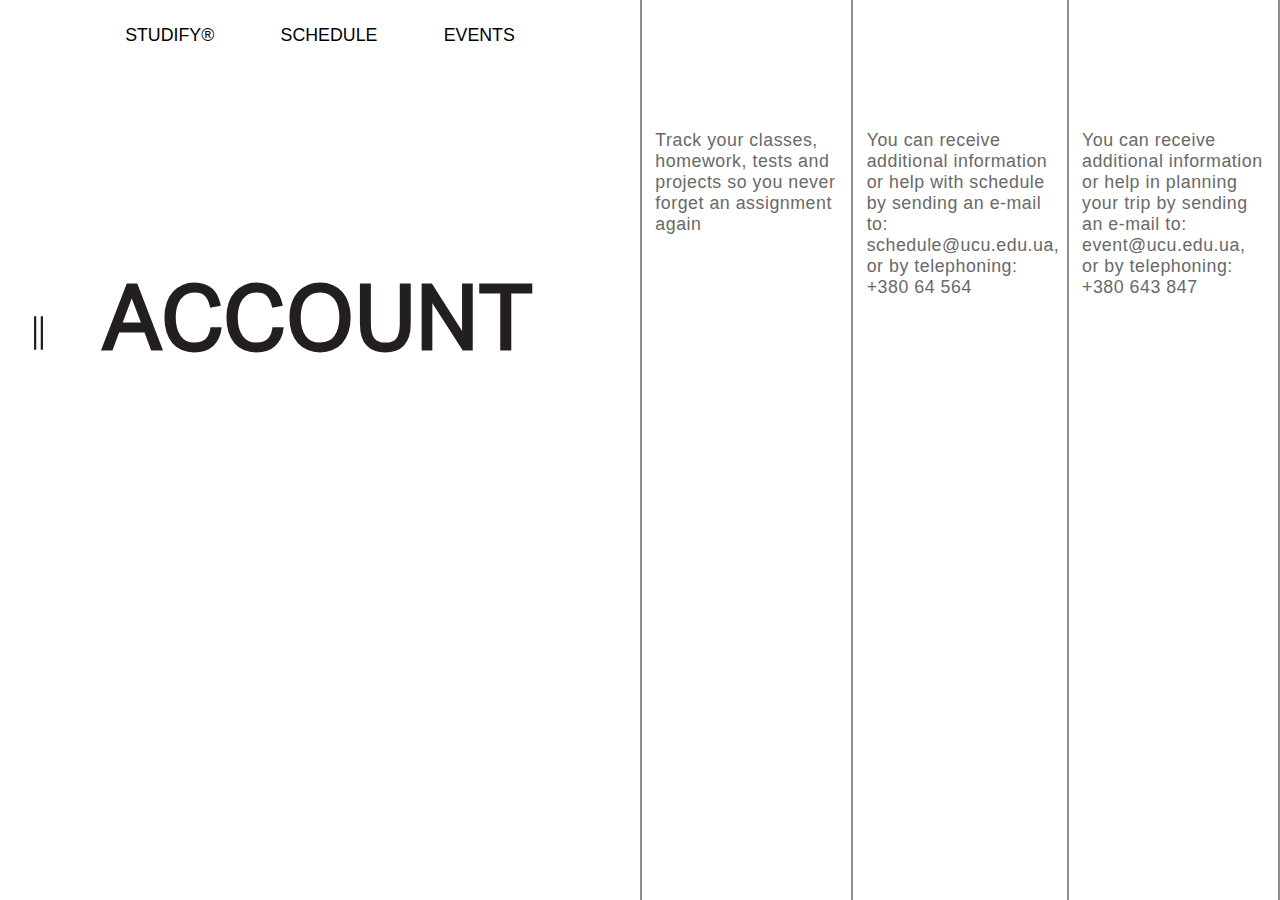
<file: account.html>
<!DOCTYPE html>
<html lang="en">
<head>
    <meta charset="UTF-8">
    <meta name="viewport" content="width=device-width, initial-scale=1.0">
    <title>ACCOUNT</title>
    <link rel="stylesheet" href="assets/grid.css">
    <link rel="icon" href="favicon.ico"/>
</head>
<body>
    <div class="parent"> 
        <div class="div1">
            <div class="div1-2"></div>
            <div class="div1-3"><p> Track your classes, homework, tests and projects so you never forget an assignment again </p></div>
        </div> 
        <div class="div2">
            <div class="div2-2"></div>
            <div class="div2-3"><p>You can receive additional information or help with schedule by sending an e-mail to: schedule@ucu.edu.ua, or by telephoning: +380 64 564</p> </div> 
        </div>
        <div class="div3">
            <div class="div3-2"></div>
            <div class="div3-3"><p>You can receive additional information or help in planning your trip by sending an e-mail to: event@ucu.edu.ua, or by telephoning: +380 643 847</p> </div> 
        </div>
        <div class="div4"> 
            <a href="account.html"><img class="Icon" src="assets/vector/Vector 106 12.01.27.svg" alt="account"></a>
            <div class="summary">
                <h4>this page is not finished yet</h4>
            </div>
            <div class="summary2">
                <h4>this page is not finished yet</h4>
            </div>
            <div class="summary3">
                <h4>this page is not finished yet</h4>
            </div>
            <div class="title">
                <h1>ACCOUNT</h1>
            </div>
            <img src="assets/vector/Vector 106 12.01.27.svg" alt="account">
        </div> 
        <div class="div8">
            <nav>
                <ul>
                    <li><a href="index.html">STUDIFY®</a></li>
                    <li><a href="schesule.html">SCHEDULE</a></li>
                    <li><a href="event.html">EVENTS</a></li>
                </ul>
            </nav>
        </div>
    </div>
    <script src="java.js"></script>
</body>
</html>
</file>
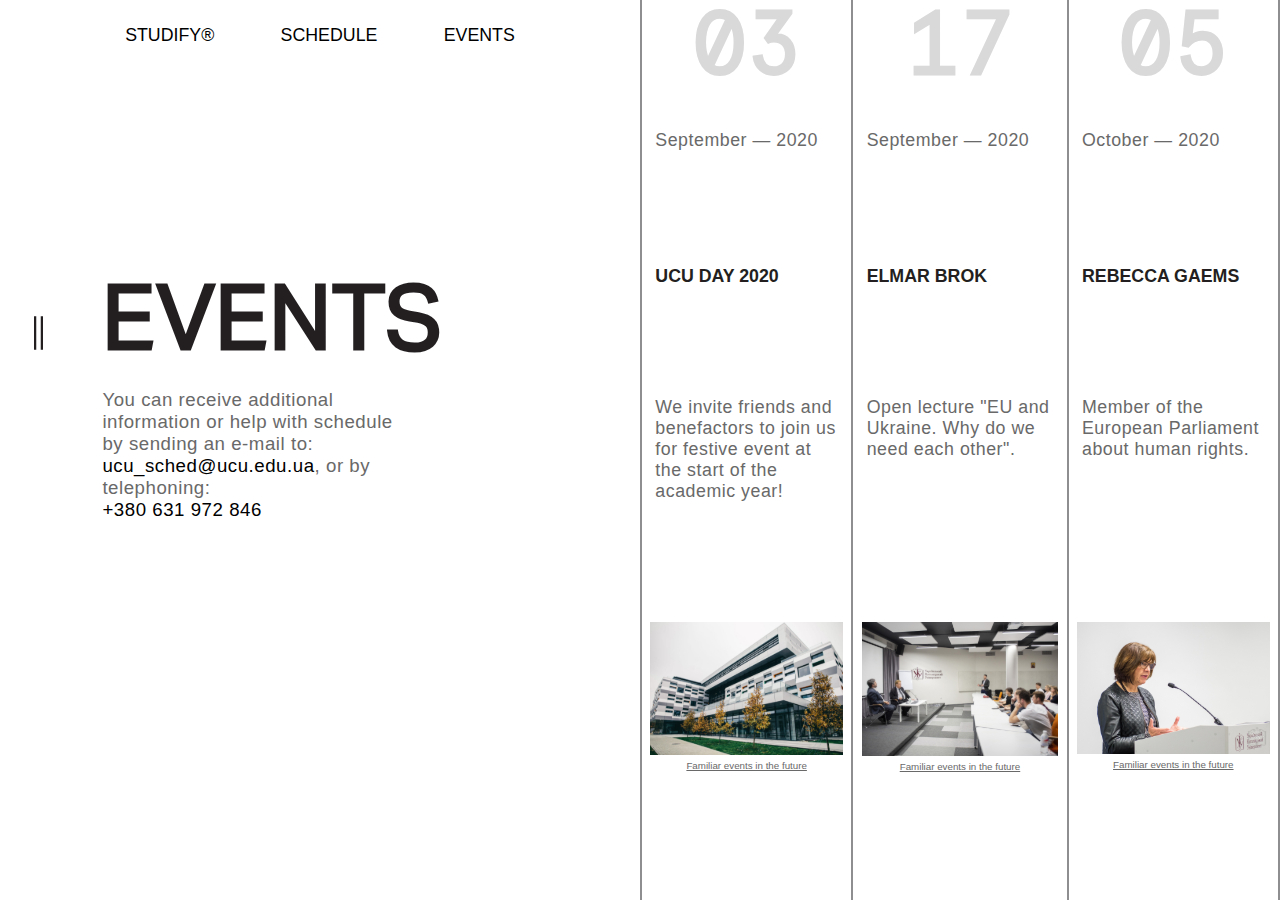
<file: event.html>
<!DOCTYPE html>
<html lang="en">
<head>
    <meta charset="UTF-8">
    <meta name="viewport" content="width=device-width, initial-scale=1.0">
    <title>EVENTS</title>
    <link rel="stylesheet" href="assets/grid.css">
    <link rel="icon" href="favicon.ico"/>
</head>
<body>
    <div class="parent"> 
        <div class="div1">
            <div class="div1-1"><h2>03</h2></div>    
            <div class="div1-2"><p>September — 2020</p></div>
            <div class="div1-3"><h4>UCU DAY 2020</h4></div>
            <div class="div1-4"><p>We invite friends and benefactors to join us for festive event at the start of the academic year!</p></div>
            <div class="div1-5"></div>  
            <div class="div1-6">
                <img src="assets/photo/Rectangle 1.svg" alt="UCU DAY 2020">
                <figcaption>Familiar events in the future</figcaption>
            </div> 
            <div class="div1-7"></div>
            <div class="div1-8"></div>   
        </div> 
        <div class="div2">
            <div class="div2-1"><h2>17</h2></div>    
            <div class="div2-2"><p>September — 2020</p></div>
            <div class="div2-3"><h4>ELMAR BROK</h4></div>
            <div class="div2-4"><p>Open lecture "EU and Ukraine. Why do we need each other".</p></div>
            <div class="div2-5"></div>  
            <div class="div2-6">
                <img src="assets/photo/Lektsiya-Elmana-Broka-Elmar-Brok-EU-and-Ukraine 1.svg" alt="ELMAR BROK">
                <figcaption>Familiar events in the future</figcaption>
            </div> 
            <div class="div2-7"></div>
            <div class="div2-8"></div>   
        </div> 
        <div class="div3"> 
            <div class="div3-1"><h2>05</h2></div>    
            <div class="div3-2"><p>October — 2020</p></div>
            <div class="div3-3"><h4>REBECCA GAEMS</h4></div>
            <div class="div3-4"><p>Member of the European Parliament about human rights.</p></div>
            <div class="div3-5"></div>  
            <div class="div3-6">
                <img src="assets/photo/Rectangle 3.svg" alt="REBECCA GAEMS">
                <figcaption>Familiar events in the future</figcaption>
            </div> 
            <div class="div3-7"></div>
            <div class="div3-8"></div>   
        </div> 
        <div class="div4"> 
            <a href="account.html"><img class="Icon" src="assets/vector/Vector 106 12.01.27.svg" alt="account"></a>
            <div class="summary">
                <h3>Thursday, September 3</h3>
                <p class="mainText">Here you will see more information about the selected day</p>
            </div>
            <div class="summary2">
                <h3>Wednesday, September 17</h3>
                <p class="mainText">Here you will see more information about the selected day</p>
            </div>
            <div class="summary3">
                <h3>Monday, October 5</h3>
                <p class="mainText">Here you will see more information about the selected day</p>
            </div>
            <div class="title">
                <h1>EVENTS</h1>
                <p class="mainText">You can receive additional information or help with schedule by sending an e-mail to:<a href="mailto:ucu_sched@ucu.edu.ua"> ucu_sched@ucu.edu.ua</a>, or by telephoning:<br><a href="tel:+380 631 972 846">+380 631 972 846</a></p>
            </div>
        </div> 
        <div class="div8">
            <nav>
                <ul>
                    <li><a href="index.html">STUDIFY®</a></li>
                    <li><a href="schesule.html">SCHEDULE</a></li>
                    <li><a href="event.html">EVENTS</a></li>
                </ul>
            </nav>
        </div>
    </div>
    <script src="java.js"></script>
</body>
</html>
</file>
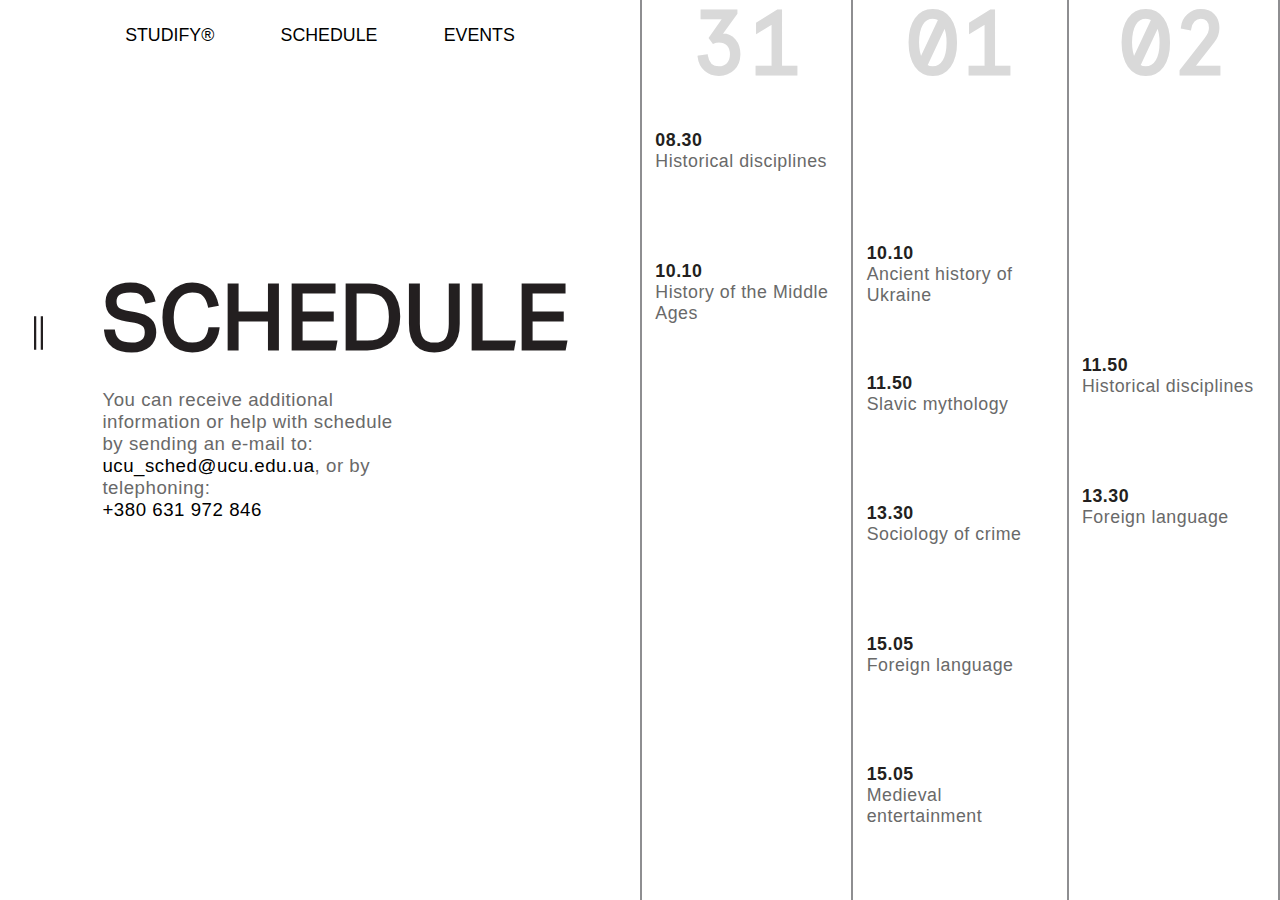
<file: schesule.html>
<!DOCTYPE html>
<html lang="en">
<head>
    <meta charset="UTF-8">
    <meta name="viewport" content="width=device-width, initial-scale=1.0">
    <title>SCHEDULE</title>
    <link rel="stylesheet" href="assets/grid.css">
    <link rel="icon" href="favicon.ico"/>
</head>
    <div class="parent"> 
        <div class="div1">
            <div class="div1-1"><h2>31</h2></div>    
            <div class="div1-2"><p><b>08.30</b><br>Historical disciplines</p></div>
            <div class="div1-3"><p><b>10.10</b><br>History of the Middle Ages</p></div>
            <div class="div1-4"></div>
            <div class="div1-5"></div>  
            <div class="div1-6"></div> 
            <div class="div1-7"></div>
            <div class="div1-8"></div>   
        </div> 
        <div class="div2">
            <div class="div2-1"><h2>01</h2></div>    
            <div class="div2-2"></div>
            <div class="div2-3"><p><b>10.10</b><br>Ancient history of Ukraine</p></div>
            <div class="div2-4"><p><b>11.50</b><br>Slavic mythology</p></div>
            <div class="div2-5"><p><b>13.30</b><br>Sociology of crime</p></div>  
            <div class="div2-6"><p><b>15.05</b><br>Foreign language</p></div> 
            <div class="div2-7"><p><b>15.05</b><br>Medieval entertainment</p></div>
            <div class="div2-8"></div>   
        </div> 
        <div class="div3"> 
            <div class="div3-1"><h2>02</h2></div>    
            <div class="div3-2"></div>
            <div class="div3-3"></div>
            <div class="div3-4"><p><b>11.50</b><br>Historical disciplines</p></div>
            <div class="div3-5"><p><b>13.30</b><br>Foreign language</p></div>  
            <div class="div3-6"></div> 
            <div class="div3-7"></div>
            <div class="div3-8"></div>   
        </div> 
        <div class="div4"> 
            <a href="account.html"><img class="Icon" src="assets/vector/Vector 106 12.01.27.svg" alt="account"></a>
            <div class="summary">
                <h3>Monday, August 31</h3>
                <p class="mainText">Here you will see more information about the selected day</p>
            </div>
            <div class="summary2">
                <h3>Tuesday, September 1</h3>
                <p class="mainText">Here you will see more information about the selected day</p>
            </div>
            <div class="summary3">
                <h3>Wednesday, September 2</h3>
                <p class="mainText">Here you will see more information about the selected day</p>
            </div>
            <div class="title">
                <h1>SCHEDULE</h1>
                <p class="mainText"> You can receive additional information or help with schedule by sending an e-mail to:<a href="mailto:ucu_sched@ucu.edu.ua"> ucu_sched@ucu.edu.ua</a>, or by telephoning:<br><a href="tel:+380 631 972 846">+380 631 972 846</a></p>
            </div>
            <img src="assets/vector/Vector 106 12.01.27.svg" alt="account">
        </div> 
        <div class="div8">
            <nav>
                <ul> 
                    <li><a href="index.html">STUDIFY®</a></li>
                    <li><a href="schesule.html">SCHEDULE</a></li>
                    <li><a href="event.html">EVENTS</a></li>
                </ul>
            </nav>
        </div>
    </div>
    <script src="java.js"></script>
</body>
</html>
</file>
<file: assets/grid.css>
html {
    font-size:  calc(10/1440 * 100vw);
}
* {
    box-sizing: border-box;
}

body {
    font-family: Helvetica;
    color: rgba(35, 31, 32, 1);
    font-size: 2rem;
    text-align: center;
    align-items: center;
    font-style: normal;
    font-weight: normal;
    margin: 0;
}
@media  (max-width: 600px) {
    body {
        font-size: 4.2rem;
    }
}

@font-face {
    font-family: 'Aktiv Grotesk';
    src: url("fonts/AktivGr/AktivGroteskCorp-Regular.woff2") format('woff2'),
        url("fonts/AktivGr/AktivGroteskCorp-Regular.woff") format('woff'),
        url("fonts/AktivGr/AktivGroteskCorp-Regular.ttf") format('truetype');
    font-style: normal;
    font-weight: normal;
}

@font-face {
    font-family: 'Apercu Mono Pro';
    src: url("fonts/Apercu/ApercuMonoPro-Regular.woff2") format('woff2'),
        url("fonts/Apercu/ApercuMonoPro-Regular.woff") format('woff'),
        url("fonts/Apercu/ApercuMonoPro-Regular.ttf") format('truetype');
    font-style: normal;
    font-weight: normal;
}
.parent { 
    display: grid; 
    grid-template-columns: repeat(6, calc(100vw/6)); 
    grid-template-rows: repeat(8, calc(100vh/8));
    grid-column-gap: 0;
    grid-row-gap: 0; 
    height: 100%;
}
@media  (max-width: 600px) {
    .parent {
        grid-template-columns: 1fr;
        margin: 0;
    }
}

.div1 {
    grid-area: 1 / 4 / 9 / 5;
    border-left: 0.17vw solid rgba(142, 142, 145, 1);
    border-right: 0.17vw solid rgba(142, 142, 145, 1);
    overflow: scroll;
} 
@media  (max-width: 600px) {
    .div1  {
        grid-area: 1 / 4 / 8 / 5;
        width: 33vw; 
        border-left: none;  
        padding: 0;
        margin: 0;  
        animation-name: slide-column-left;
        animation-duration: 0.5s;
    }
}
.div2 { 
    grid-area: 1 / 5 / 9 / 6;
    overflow: scroll; 
}
@media  (max-width: 600px) {
    .div2  {
        grid-area: 1 / 5 / 8 / 6;
        width: 33vw; 
        padding: 0;
        margin: 0;  
        margin-right: 15vw;
        animation-name: slide-column-left;
        animation-duration: 0.5s;
        animation-delay: 0.3s;
    }
} 
.div3 {
    grid-area: 1 / 6 / 9 / 7;
    border-left: 0.17vw solid rgba(142, 142, 145, 1);
    border-right: 0.17vw solid rgba(142, 142, 145, 1);
    overflow: scroll;;
}
@media  (max-width: 600px) {
    .div3  {
        grid-area: 1 / 6 / 8 / 7;
        width: 33vw;
        border-right: none;   
        padding: 0;
        margin: 0;
        margin-right: 15vw;  
        animation-name: slide-column-left;
        animation-duration: 0.5s;
        animation-delay: 0.6s;
    }
} 
.div4 {
    overflow-y: hidden;
    grid-area: 3 / 1 / 8 / 4;
    padding-left: 8vw;
}
@media  (max-width: 600px) {
    .div4 {
      display: none;
    }
}

.div5 { 
    grid-area: 1 / 1 / 2 / 8; 
} 
@media  (max-width: 600px) {
    .div5 {
    grid-area:  1 / 1 / 2 / 2;
    align-items: center;
    text-align: center;
    padding: 0;
    margin: 0;
    }
}

.div6 { 
    grid-area: 8 / 1 / 9 / 8;  
} 

.div7 {
    grid-area: 2 / 1 / 8 / 4;
    text-align: left;
    padding-left: 8vw;
}
@media  (max-width: 600px) {
    .div7 {
    grid-area: 5 / 1 / 8 / 2;
    align-items: center;
    text-align: center;
    padding: 0;
    margin: 0;
    }
}
.div8 {
    grid-area: 1 / 1 / 2 / 4;
    display: inline; 
}
@media  (max-width: 600px) {
   .div8 {
        width: 100vw;
        grid-area: 8 / 1 / 9 / 4;
        background-color: white;
        font-size: 10rem;
    }
}

.div8  > nav {
    padding-top: 2.7vh;
}

@media  (max-width: 600px) {
    .div8  > nav {
        padding-top: 2.7vh;
        font-size: 5rem;
    }
}

.parent > div {
    height: 100%;
    margin: 0;     
}

.div1 > div {
    height: 12.5%;
}

.div2 > div {
    height: 12.5%;

}
.div3 > div {
    height: 12.5%;
}

.div4 > div {
    height: 100%;
}

.summary {
    display: none;
}

.summary2 {
    display: none;
}

.summary3 {
    display: none;
}

.half {
    height: 50%;
}

.border-bottom {
    border-bottom: 0.17vh solid rgba(35, 31, 32, 1);
}
@media  (max-width: 600px) {
    .border-bottom  {
        grid-area: 1 / 1 / 2 / 2;
        display: inline; 
        max-width: 60vw;   
        padding: 0;
        margin: 0;  
    }
}

h1 {
    font-family: 'Aktiv Grotesk';
    font-size: 10rem;
    letter-spacing: 0.06rem;
    text-align: left;
    color: rgba(35, 31, 32, 1);
    padding: 0;
    margin: 0;
} 

h2 {
    font-family:'Apercu Mono Pro';
    font-size: 10rem;
    line-height: 110.7%;
    color: rgba(217, 217, 217, 1);
    padding: 0;
    margin: 0;
}
@media  (max-width: 600px) {
    h2 {
        padding: 1.5vh 0; 
        font-size: 20rem;        
    }
}

h3 {
    font-family: 'Aktiv Grotesk';
    max-width: 35vw;
    display: flex;
    right: 0%;
    font-size: 6.5rem;
    line-height: 120%;
    padding: 0;
    margin: 5vh 0;
    overflow: hidden;
    animation-name: box-slide-up;
    animation-duration: 1s;
    
}
@media  (max-width: 600px) {
    h3 { 
    grid-area: 5 / 1 / 6 / 2;
    display: inline; 
    text-align: center;
    font-size: 8rem;
    max-width: 60vw;   
    padding: 0;
    margin: 0;           
    }
}

h4 {
    text-align: left;
    padding: 0 calc(15/1440 * 100vw);
}

p {
   text-align: left;
   color: rgba(105, 105, 105, 1);
   letter-spacing: 0.06rem;
   padding: 0 calc(15/1440 * 100vw);
}

  
.mainText {
    padding: 0;
    font-size: 2.1rem;
    max-width:  23vw;
}
@media  (max-width: 600px) {
    .mainText {
      display: none;
    }
}
 
b {
    color: rgba(35, 31, 32, 1);
}

ul {
    left: 0;
    margin: 0;
    padding: 0;
    display: inline;
}
li {
    display: inline;
    padding: 2.4vw;
}
@media  (max-width: 600px) {
    li {
        padding: 2vh 5vw;       
    }
}

img {
    width: 92%;
}
.mainPhoto {
    position: absolute;
    width: 51%;
    height: 100%;
    left: 45%;
    z-index: -1;
}
@media  (max-width: 600px) {
    .mainPhoto {
    position: relative;
    grid-area: 2 / 1 / 5 / 2;
    width: 100vw;
    left: 0;
    margin: 0;
    padding: 0;
    z-index: 0;
    }
}

 .Icon {
    position: relative;
    height: 4vh;
    width: 0.7vw;
    left: -26vw;
    top: 10vh; 
    transition: height 1s;  
}

.Icon:hover {
    height: 7vh;
}

figcaption {
    font-size: 1.1rem;
    color: rgba(105, 105, 105, 1);
    text-decoration: underline;
}
@media  (max-width: 600px) {
    figcaption {
        
        font-size: 2.4rem;
    }
}

header {
    margin: 2.7vh 8vw 0 8vw;
    text-align: left;
    font-size: 2rem;
}

@media  (max-width: 600px) {
    header {
        margin: 3vh 8vw 0 8vw;
        text-align: center;
        font-size: 5rem;
    }
}

footer {
    font-size: 1.4rem;
    font-family: 'Aktiv Grotesk';
    line-height: 125.7%;
    letter-spacing: 0.06rem;
    margin: 2.5vh 0 0 8vw;
    text-align: left;
}

@media  (max-width: 600px) {
    footer {   
    grid-area: 8 / 1 / 9 / 2;
    display: inline;
    text-align: center; 
    font-size: 2rem;   
    margin:  0;
    padding: 0;
    }
}

/* unvisited link */
a:link {
    color:#000000;
    text-decoration: none;
}
/* visited link */
a:visited {
    color: #000000;
    text-decoration: none;
}
/* mouse over link */
a:hover {
    color: rgba(64, 64, 64, 1);
    text-decoration: underline;            
}


.box {
    width: 23vw;
    height: 10vh;
    border: 2px solid rgba(35, 31, 32, 1);
    border-radius: 15px;
    text-align: center;
    align-items: center;
    padding: 0;
    margin: 5vh 0;
    overflow: hidden;
    animation-name: box-slide-up;
    animation-duration: 1s;
} 

@media  (max-width: 600px) {
    .box {
    grid-area: 6 / 1 / 8 / 2;
    border: 0.3vw solid rgba(35, 31, 32, 1);
    align-items: flex-end;
    width: 80vw;
    padding: 0;
    margin: 5vh 10vw;
    }
}

.box > a {
    height: 100%;
    display: flex;
    justify-content: center;
    align-items: center;
    font-size: 3rem;
}
@media  (max-width: 600px) {
    .box > a {
    font-size: 7rem;
    }
}

.box > a:hover {
    color: #ffffff;
    background: rgba(35, 31, 32, 1);
    padding: 0; 
    margin: 0;
}


@keyframes box-slide-up {
    0% {margin: 15vh 0; opacity: 0}
    100% {margin: 5vh 0; opacity: 1}
}

@keyframes slide-column-left {
    0% {margin-right: 15vw; z-index: 9999; background-color: rgba(255, 255, 255, 1);}
    100% {margin-right: 0; z-index: 0; background-color: rgba(0, 0, 0, 0)}
}
</file>
